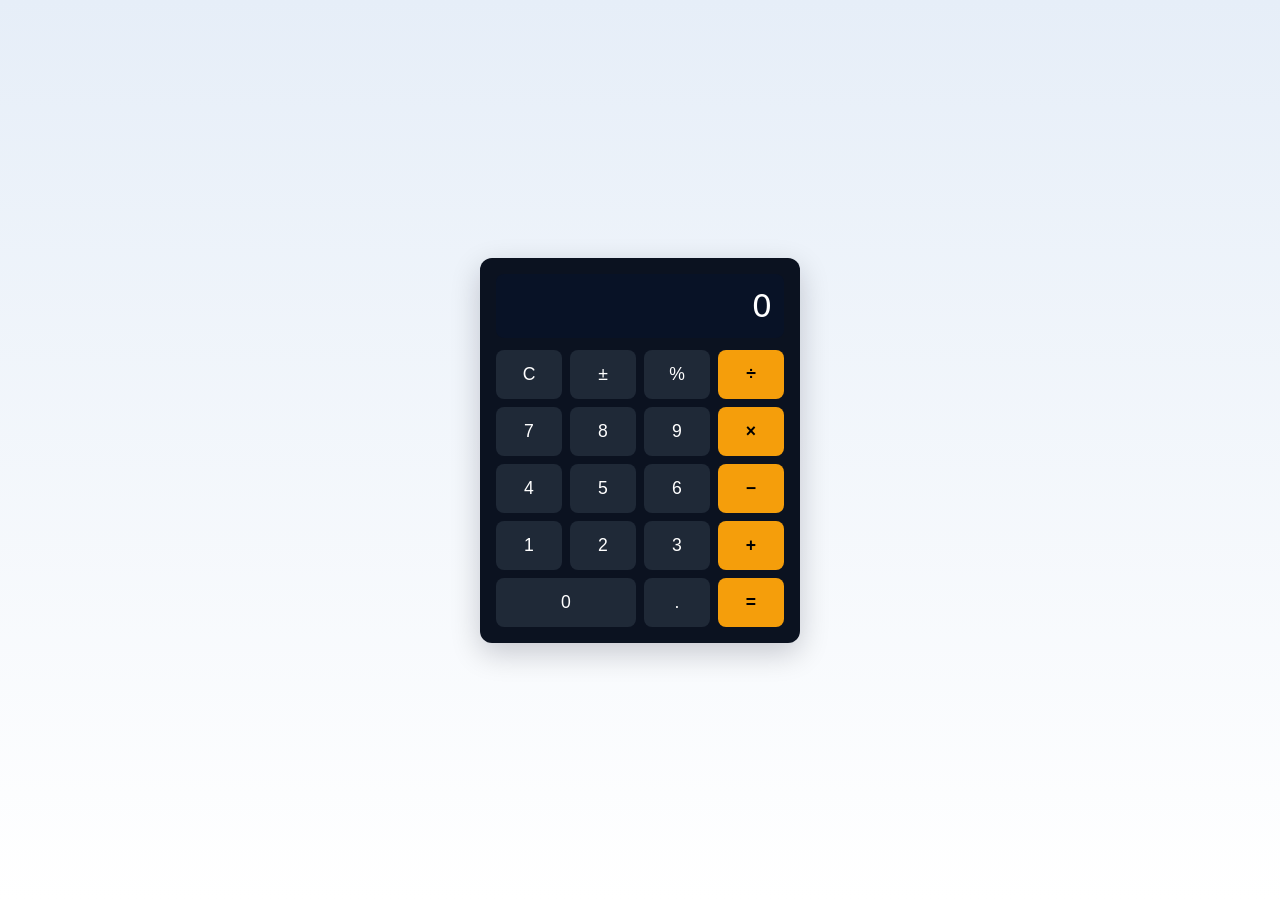
<file: web_projects/calculator/index.html>
<!doctype html>
<html lang="en">
<head>
  <meta charset="utf-8" />
  <meta name="viewport" content="width=device-width, initial-scale=1" />
  <title>Calculator</title>
  <link rel="stylesheet" href="css/style.css" />
</head>
<body>
  <main class="calc-wrap">
    <div class="calculator" role="application" aria-label="Calculator">
      <div class="display" id="display" aria-live="polite">0</div>
      <div class="keys">
        <button data-action="clear">C</button>
        <button data-action="posneg">±</button>
        <button data-action="percent">%</button>
        <button data-action="divide">÷</button>

        <button>7</button><button>8</button><button>9</button><button data-action="multiply">×</button>
        <button>4</button><button>5</button><button>6</button><button data-action="subtract">−</button>
        <button>1</button><button>2</button><button>3</button><button data-action="add">+</button>

        <button class="zero">0</button>
        <button data-action="decimal">.</button>
        <button data-action="calculate">=</button>
      </div>
    </div>
  </main>
  <script src="js/calculator.js"></script>
</body>
</html>
</file>
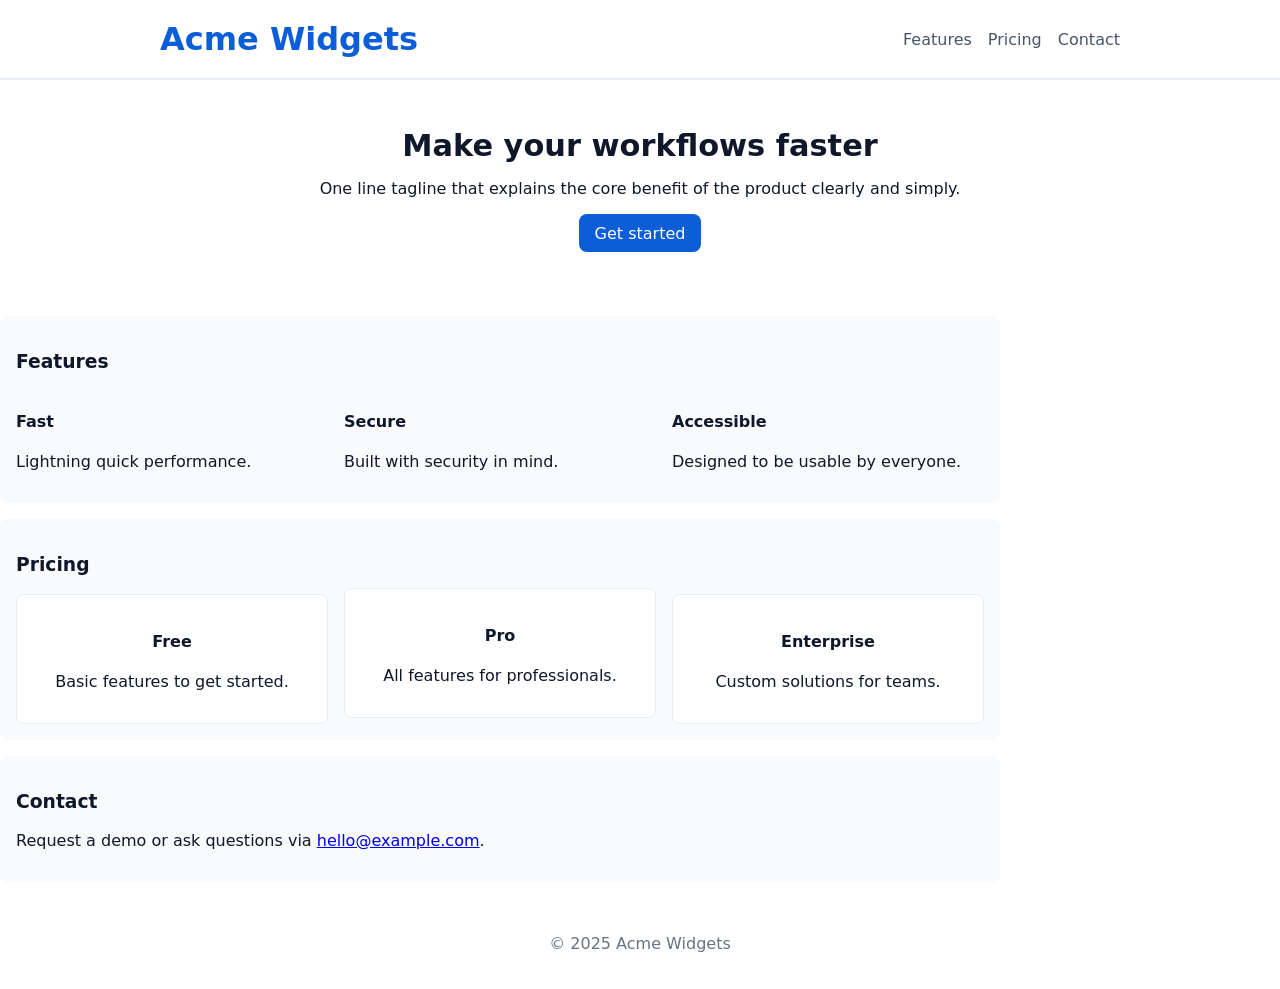
<file: web_projects/landing-page/index.html>
<!doctype html>
<html lang="en">
<head>
  <meta charset="utf-8" />
  <meta name="viewport" content="width=device-width, initial-scale=1" />
  <title>Product Landing Page</title>
  <link rel="stylesheet" href="css/style.css" />
</head>
<body>
  <header class="lp-header">
    <div class="container header-inner">
      <h1 class="brand">Acme Widgets</h1>
      <nav><a href="#features">Features</a><a href="#pricing">Pricing</a><a href="#contact">Contact</a></nav>
    </div>
  </header>

  <main>
    <section class="hero container">
      <h2>Make your workflows faster</h2>
      <p>One line tagline that explains the core benefit of the product clearly and simply.</p>
      <a class="cta" href="#pricing">Get started</a>
    </section>

    <section id="features" class="container features card">
      <h3>Features</h3>
      <div class="grid">
        <div><h4>Fast</h4><p>Lightning quick performance.</p></div>
        <div><h4>Secure</h4><p>Built with security in mind.</p></div>
        <div><h4>Accessible</h4><p>Designed to be usable by everyone.</p></div>
      </div>
    </section>

    <section id="pricing" class="container card">
      <h3>Pricing</h3>
      <div class="grid pricing">
        <div class="tier"><h4>Free</h4><p>Basic features to get started.</p></div>
        <div class="tier popular"><h4>Pro</h4><p>All features for professionals.</p></div>
        <div class="tier"><h4>Enterprise</h4><p>Custom solutions for teams.</p></div>
      </div>
    </section>

    <section id="contact" class="container card">
      <h3>Contact</h3>
      <p>Request a demo or ask questions via <a href="mailto:hello@example.com">hello@example.com</a>.</p>
    </section>
  </main>

  <footer class="site-footer">
    <div class="container">© 2025 Acme Widgets</div>
  </footer>
  <script src="js/script.js"></script>
</body>
</html>
</file>
<file: web_projects/calculator/css/style.css>
:root{ --bg:#0f172a; --panel:#0b1220; --btn:#1f2937; --accent:#f59e0b }
*{box-sizing:border-box}
body{font-family:Inter,system-ui,Segoe UI,Roboto,Arial;margin:0;background:linear-gradient(180deg,#e6eef8,#fff);display:flex;align-items:center;justify-content:center;height:100vh}
.calculator{width:320px;background:var(--panel);padding:16px;border-radius:12px;color:#fff;box-shadow:0 10px 30px rgba(2,6,23,.2)}
.display{height:64px;background:#081226;border-radius:8px;padding:12px;font-size:2rem;text-align:right;display:flex;align-items:center;justify-content:flex-end}
.keys{display:grid;grid-template-columns:repeat(4,1fr);gap:8px;margin-top:12px}
button{padding:14px;font-size:1.1rem;border-radius:8px;border:0;background:var(--btn);color:#fff;cursor:pointer}
button[data-action="add"], button[data-action="subtract"], button[data-action="multiply"], button[data-action="divide"], button[data-action="calculate"]{background:var(--accent);color:#000;font-weight:600}
.zero{grid-column:span 2}
@media(max-width:420px){.calculator{width:92vw}}
</file>
<file: web_projects/landing-page/css/style.css>
*{box-sizing:border-box}
body{font-family:Inter,system-ui,Segoe UI,Roboto,Arial;margin:0;background:#fff;color:#0f172a}
.container{max-width:1000px;margin:0 auto;padding:1.25rem}
.lp-header{border-bottom:2px solid #e6eef8}
.header-inner{display:flex;align-items:center;justify-content:space-between}
.brand{color:#0b5ed7;margin:0}
nav a{margin-left:1rem;text-decoration:none;color:#475569}
.hero{padding:3rem 0;text-align:center}
.hero h2{font-size:1.9rem;margin:0 0 .5rem}
.cta{display:inline-block;padding:.6rem 1rem;background:#0b5ed7;color:#fff;border-radius:8px;text-decoration:none}
.card{background:#f8fafc;padding:1rem;border-radius:8px;margin:1rem 0}
.grid{display:grid;grid-template-columns:repeat(auto-fit,minmax(220px,1fr));gap:1rem}
.pricing .tier{padding:1rem;border-radius:8px;background:#fff;border:1px solid #e6eef8;text-align:center}
.popular{border:2px solid #0b5ed7;transform:translateY(-6px)}
.site-footer{padding:1rem;text-align:center;color:#6b7280}
@media(max-width:700px){.hero h2{font-size:1.4rem}}
</file>
